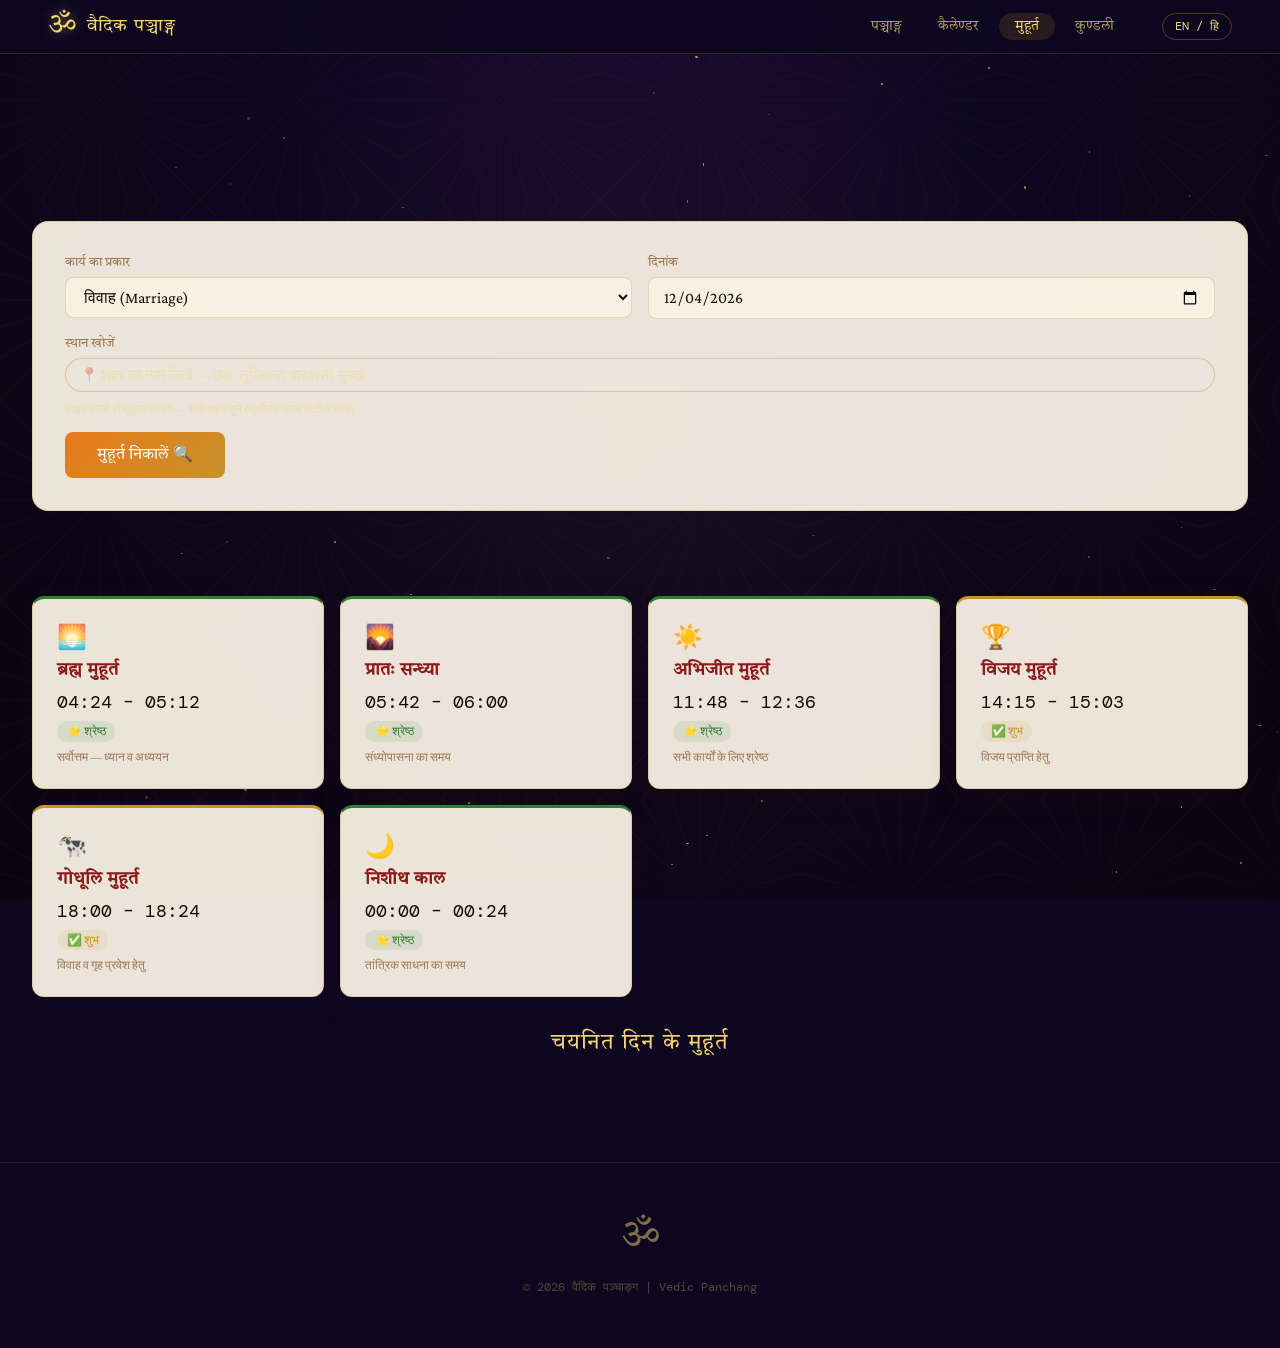
<file: muhurat.html>
<!DOCTYPE html>
<html lang="hi">
<head>
<meta charset="UTF-8" />
<meta name="viewport" content="width=device-width, initial-scale=1.0" />
<title>शुभ मुहूर्त | Auspicious Muhurat — वैदिक पञ्चाङ्ग</title>
<link rel="preconnect" href="https://fonts.googleapis.com">
<link href="https://fonts.googleapis.com/css2?family=Tiro+Devanagari+Sanskrit:ital@0;1&family=Crimson+Pro:ital,wght@0,300;0,400;0,600;1,300;1,400&family=DM+Mono:wght@400;500&display=swap" rel="stylesheet">
<link rel="stylesheet" href="style.css" />
<style>
  /* City search styles */
  .city-search-wrap { position:relative; }
  .city-search-wrap input {
    width:100%; padding:8px 14px; border-radius:20px;
    border:1.5px solid rgba(200,146,42,0.4);
    background:rgba(255,255,255,0.07); color:#f2d472;
    font-family:inherit; font-size:0.92rem; outline:none;
    box-sizing:border-box; transition:border-color 0.2s;
  }
  .city-search-wrap input::placeholder { color:rgba(242,212,114,0.4); }
  .city-search-wrap input:focus { border-color:rgba(242,212,114,0.8); }
  .city-suggestions {
    position:absolute; top:calc(100% + 4px); left:0; right:0;
    background:#1a1235; border:1.5px solid rgba(200,146,42,0.3);
    border-radius:12px; z-index:999; box-shadow:0 8px 24px rgba(0,0,0,0.5);
    max-height:200px; overflow-y:auto; display:none;
  }
  .sug-item {
    padding:9px 14px; font-size:0.87rem; color:#e8d5a3; cursor:pointer;
    border-bottom:1px solid rgba(255,255,255,0.06); transition:background 0.15s;
  }
  .sug-item:last-child { border-bottom:none; }
  .sug-item:hover { background:rgba(242,212,114,0.12); }
  .sug-loading { padding:10px 14px; font-size:0.83rem; color:rgba(242,212,114,0.55); text-align:center; }
</style>
</head>
<body>
<div class="cosmos-bg">
  <div class="stars" id="stars"></div>
  <div class="mandala-bg"></div>
</div>

<nav class="nav">
  <div class="nav-brand">
    <span class="om">ॐ</span>
    <span class="brand-text">वैदिक पञ्चाङ्ग</span>
  </div>
  <ul class="nav-links">
    <li><a href="index.html">पञ्चाङ्ग</a></li>
    <li><a href="calendar.html">कैलेण्डर</a></li>
    <li><a href="muhurat.html" class="active">मुहूर्त</a></li>
    <li><a href="kundali.html">कुण्डली</a></li>
  </ul>
  <button class="lang-toggle" id="langToggle">EN / हि</button>
</nav>

<div class="page-wrapper">
  <h1 class="page-title hi">शुभ मुहूर्त</h1>
  <h1 class="page-title en" style="display:none">Auspicious Muhurat</h1>
  <p class="page-subtitle hi">शुभ कार्यों के लिए उत्तम समय</p>
  <p class="page-subtitle en" style="display:none">Best time for auspicious activities</p>

  <!-- Form -->
  <div class="muhurat-form">
    <div class="form-row">
      <div class="form-group">
        <label class="hi">कार्य का प्रकार</label>
        <label class="en" style="display:none">Purpose</label>
        <select id="purposeSelect">
          <option value="vivah">विवाह (Marriage)</option>
          <option value="griha">गृह प्रवेश (House Warming)</option>
          <option value="vyapar">व्यापार आरम्भ (Business Start)</option>
          <option value="yatra">यात्रा (Journey)</option>
          <option value="namakarana">नामकरण (Naming Ceremony)</option>
        </select>
      </div>
      <div class="form-group">
        <label class="hi">दिनांक</label>
        <label class="en" style="display:none">Date</label>
        <input type="date" id="muhuratDate" />
      </div>
    </div>

    <!-- City Search Row -->
    <div class="form-row">
      <div class="form-group" style="flex:1 1 100%">
        <label class="hi">स्थान खोजें</label>
        <label class="en" style="display:none">Search Location</label>
        <div class="city-search-wrap">
          <input
            type="text"
            id="mCityInput"
            placeholder="📍 शहर का नाम लिखें — उदा: लुधियाना, वाराणसी, मुम्बई"
            autocomplete="off"
            spellcheck="false"
          />
          <div class="city-suggestions" id="mCitySuggestions"></div>
        </div>
        <!-- Hidden lat/lon filled by city search -->
        <input type="hidden" id="mLat" value="28.6139" />
        <input type="hidden" id="mLon" value="77.2090" />
        <small style="color:rgba(242,212,114,0.45);font-size:0.78rem;margin-top:4px;display:block">
          <span class="hi">टाइप करते ही सुझाव आएंगे — सही शहर चुनें (सूर्योदय समय सटीक होगा)</span>
          <span class="en" style="display:none">Suggestions appear as you type — select city for accurate sunrise times</span>
        </small>
      </div>
    </div>

    <button class="btn-primary" onclick="calcMuhurat()">
      <span class="hi">मुहूर्त निकालें 🔍</span>
      <span class="en" style="display:none">Find Muhurat 🔍</span>
    </button>
  </div>

  <!-- TODAY'S SPECIAL MUHURATS -->
  <h2 class="section-title hi">आज के विशेष मुहूर्त</h2>
  <h2 class="section-title en" style="display:none">Today's Special Muhurats</h2>
  <div class="muhurat-results" id="specialMuhurats"></div>

  <div style="margin-top:2rem">
    <h2 class="section-title hi">चयनित दिन के मुहूर्त</h2>
    <h2 class="section-title en" style="display:none">Muhurats for Selected Date</h2>
    <div class="muhurat-results" id="muhuratResults"></div>
  </div>
</div>

<footer class="footer">
  <div class="om-footer">ॐ</div>
  <p class="footer-copy">© 2026 वैदिक पञ्चाङ्ग | Vedic Panchang</p>
</footer>

<script src="panchang.js"></script>
<script>
// ---- Stars ----
function createStars() {
  const c = document.getElementById('stars');
  for (let i = 0; i < 100; i++) {
    const s = document.createElement('div');
    s.style.cssText = `position:absolute;left:${Math.random()*100}%;top:${Math.random()*100}%;width:${Math.random()*2+1}px;height:${Math.random()*2+1}px;background:rgba(242,212,114,${Math.random()*0.6+0.2});border-radius:50%;`;
    c.appendChild(s);
  }
}

// ---- Lang Toggle ----
document.getElementById('langToggle').addEventListener('click', () => {
  document.body.classList.toggle('lang-en');
  localStorage.setItem('lang', document.body.classList.contains('lang-en') ? 'en' : 'hi');
});
if (localStorage.getItem('lang') === 'en') document.body.classList.add('lang-en');

// ---- Set today's date ----
const today = new Date();
document.getElementById('muhuratDate').value = today.toISOString().split('T')[0];

// ---- City Search ----
let searchTimer = null;

function initCitySearch() {
  const input = document.getElementById('mCityInput');
  const sug   = document.getElementById('mCitySuggestions');

  // Pre-fill from last used location (shared with homepage)
  const saved = localStorage.getItem('lastLocation');
  if (saved) {
    try {
      const loc = JSON.parse(saved);
      if (loc.name) {
        input.value = loc.name;
        document.getElementById('mLat').value = loc.lat;
        document.getElementById('mLon').value = loc.lon;
      }
    } catch(e) {}
  }

  input.addEventListener('input', () => {
    clearTimeout(searchTimer);
    const q = input.value.trim();
    if (q.length < 2) { sug.innerHTML = ''; sug.style.display = 'none'; return; }
    searchTimer = setTimeout(() => {
      sug.innerHTML = '<div class="sug-loading">🔍 खोज रहे हैं…</div>';
      sug.style.display = 'block';
      fetch(`https://nominatim.openstreetmap.org/search?q=${encodeURIComponent(q)}&format=json&limit=6&addressdetails=1`)
        .then(r => r.json())
        .then(data => {
          if (!data.length) { sug.innerHTML = '<div class="sug-loading">कोई स्थान नहीं मिला</div>'; return; }
          sug.innerHTML = data.map(r => {
            const city  = r.address.city || r.address.town || r.address.village || r.display_name.split(',')[0];
            const state = r.address.state || '';
            const label = [city, state].filter(Boolean).join(', ');
            return `<div class="sug-item" data-lat="${r.lat}" data-lon="${r.lon}" data-name="${label}">📍 ${label}</div>`;
          }).join('');
          sug.querySelectorAll('.sug-item').forEach(el => {
            el.addEventListener('click', () => {
              input.value = el.dataset.name;
              document.getElementById('mLat').value = el.dataset.lat;
              document.getElementById('mLon').value = el.dataset.lon;
              sug.innerHTML = ''; sug.style.display = 'none';
              // Save to localStorage so homepage shares the same location
              localStorage.setItem('lastLocation', JSON.stringify({
                lat: parseFloat(el.dataset.lat),
                lon: parseFloat(el.dataset.lon),
                name: el.dataset.name
              }));
            });
          });
        })
        .catch(() => { sug.innerHTML = '<div class="sug-loading">नेटवर्क त्रुटि</div>'; });
    }, 350);
  });

  input.addEventListener('keydown', e => {
    if (e.key === 'Escape') { sug.innerHTML = ''; sug.style.display = 'none'; }
  });
  document.addEventListener('click', e => {
    if (!input.contains(e.target) && !sug.contains(e.target)) {
      sug.innerHTML = ''; sug.style.display = 'none';
    }
  });
}

// ---- Special Fixed Muhurats ----
const SPECIAL = [
  { nameHi:'ब्रह्म मुहूर्त',   nameEn:'Brahma Muhurat',  time:'04:24 – 05:12', icon:'🌅', quality:'best', descHi:'सर्वोत्तम — ध्यान व अध्ययन',       descEn:'Best for meditation & study' },
  { nameHi:'प्रातः सन्ध्या',   nameEn:'Pratah Sandhya',  time:'05:42 – 06:00', icon:'🌄', quality:'best', descHi:'संध्योपासना का समय',               descEn:'Time for morning prayers' },
  { nameHi:'अभिजीत मुहूर्त',  nameEn:'Abhijit Muhurat', time:'11:48 – 12:36', icon:'☀️', quality:'best', descHi:'सभी कार्यों के लिए श्रेष्ठ',       descEn:'Excellent for all activities' },
  { nameHi:'विजय मुहूर्त',    nameEn:'Vijay Muhurat',   time:'14:15 – 15:03', icon:'🏆', quality:'good', descHi:'विजय प्राप्ति हेतु',                descEn:'For victory & success' },
  { nameHi:'गोधूलि मुहूर्त',  nameEn:'Godhuli Muhurat', time:'18:00 – 18:24', icon:'🐄', quality:'good', descHi:'विवाह व गृह प्रवेश हेतु',           descEn:'Good for marriage & housewarming' },
  { nameHi:'निशीथ काल',        nameEn:'Nishith Kaal',    time:'00:00 – 00:24', icon:'🌙', quality:'best', descHi:'तांत्रिक साधना का समय',            descEn:'Time for spiritual practices' },
];

function renderSpecial() {
  document.getElementById('specialMuhurats').innerHTML = SPECIAL.map(m => `
    <div class="muhurat-card ${m.quality}">
      <div style="font-size:1.5rem;margin-bottom:0.5rem">${m.icon}</div>
      <div class="card-value hi" style="margin-bottom:0.25rem">${m.nameHi}</div>
      <div class="card-value en" style="display:none;margin-bottom:0.25rem">${m.nameEn}</div>
      <div class="muhurat-time">${m.time}</div>
      <div class="muhurat-quality">${m.quality==='best'?'⭐ श्रेष्ठ':'✅ शुभ'}</div>
      <div style="font-size:0.78rem;color:var(--text-light);margin-top:0.5rem" class="hi">${m.descHi}</div>
      <div style="font-size:0.78rem;color:var(--text-light);margin-top:0.5rem;display:none" class="en">${m.descEn}</div>
    </div>`).join('');
}

// ---- Calculate Muhurat for selected date & city ----
function calcMuhurat() {
  const dateVal = document.getElementById('muhuratDate').value;
  const purpose = document.getElementById('purposeSelect').value;
  const lat     = parseFloat(document.getElementById('mLat').value) || 28.6139;
  const lon     = parseFloat(document.getElementById('mLon').value) || 77.2090;
  const city    = document.getElementById('mCityInput').value.trim();

  if (!dateVal) { alert('कृपया दिनांक चुनें।'); return; }

  const date    = new Date(dateVal);
  const results = Panchang.getMuhuratForDay(date, lat, lon, purpose);
  const el      = document.getElementById('muhuratResults');
  const purposeName = Panchang.MUHURAT_TYPES_HI[purpose]?.name || 'मुहूर्त';

  if (results.length === 0) {
    el.innerHTML = '<p style="color:var(--text-light);text-align:center;padding:2rem">इस दिन कोई शुभ मुहूर्त नहीं मिला।</p>';
    return;
  }

  el.innerHTML = results.map(r => `
    <div class="muhurat-card ${r.quality}">
      <div class="card-value hi">${purposeName}</div>
      <div class="muhurat-time">${r.timeRange}</div>
      <div class="muhurat-quality">${r.quality==='best'?'⭐ श्रेष्ठ':'✅ शुभ'}</div>
      <div style="font-size:0.78rem;color:var(--text-light);margin-top:0.5rem">
        योग: ${r.yogaHi}
        ${city ? `<br><span style="color:rgba(242,212,114,0.5)">📍 ${city}</span>` : ''}
      </div>
    </div>`).join('');
}

createStars();
renderSpecial();
initCitySearch();
</script>
</body>
</html>
</file>
<file: style.css>
/* ============================================
   VEDIC PANCHANG — Sacred Cosmos Design System
   ============================================ */

:root {
  --saffron: #E8791A;
  --saffron-light: #F5A623;
  --saffron-pale: #FDF0E0;
  --deep-maroon: #3D0C11;
  --crimson: #8B1A1A;
  --gold: #C8922A;
  --gold-light: #F2D472;
  --ivory: #FBF6EE;
  --cream: #F5EDD9;
  --text-dark: #1A0A00;
  --text-mid: #5C3D1E;
  --text-light: #9B7651;
  --moon-blue: #1A2744;
  --cosmos: #0D0820;
  --star-glow: rgba(242, 212, 114, 0.6);
  --card-bg: rgba(255, 248, 235, 0.92);
  --card-border: rgba(200, 146, 42, 0.3);
  --shadow: 0 8px 32px rgba(61, 12, 17, 0.15);
  --shadow-gold: 0 0 24px rgba(200, 146, 42, 0.2);
}

* { margin: 0; padding: 0; box-sizing: border-box; }

html { scroll-behavior: smooth; }

body {
  font-family: 'Crimson Pro', Georgia, serif;
  background: var(--cosmos);
  color: var(--text-dark);
  min-height: 100vh;
  overflow-x: hidden;
}

/* ---- COSMOS BACKGROUND ---- */
.cosmos-bg {
  position: fixed;
  inset: 0;
  z-index: 0;
  background: radial-gradient(ellipse at top, #1A0A30 0%, #0D0820 40%, #0A0510 100%);
}

.mandala-bg {
  position: absolute;
  inset: 0;
  background-image:
    radial-gradient(circle at 50% 50%, rgba(232, 121, 26, 0.04) 0%, transparent 60%),
    repeating-conic-gradient(rgba(200, 146, 42, 0.03) 0deg, transparent 1deg, transparent 14deg, rgba(200, 146, 42, 0.03) 15deg);
  background-size: 100% 100%, 200px 200px;
}

.stars {
  position: absolute;
  inset: 0;
}

/* ---- NAVIGATION ---- */
.nav {
  position: fixed;
  top: 0; left: 0; right: 0;
  z-index: 100;
  display: flex;
  align-items: center;
  gap: 2rem;
  padding: 0.75rem 3rem;
  background: rgba(13, 8, 32, 0.85);
  backdrop-filter: blur(16px);
  border-bottom: 1px solid rgba(200, 146, 42, 0.2);
}

.nav-brand {
  display: flex;
  align-items: center;
  gap: 0.6rem;
  text-decoration: none;
}

.om {
  font-family: 'Tiro Devanagari Sanskrit', serif;
  font-size: 1.8rem;
  color: var(--gold-light);
  line-height: 1;
  text-shadow: 0 0 12px rgba(242, 212, 114, 0.5);
}

.brand-text {
  font-family: 'Tiro Devanagari Sanskrit', serif;
  font-size: 1.1rem;
  color: var(--gold-light);
  letter-spacing: 0.05em;
}

.nav-links {
  display: flex;
  list-style: none;
  gap: 0.25rem;
  margin-left: auto;
}

.nav-links a {
  font-family: 'Tiro Devanagari Sanskrit', serif;
  font-size: 0.9rem;
  color: rgba(242, 212, 114, 0.7);
  text-decoration: none;
  padding: 0.4rem 1rem;
  border-radius: 20px;
  transition: all 0.25s;
}

.nav-links a:hover,
.nav-links a.active {
  color: var(--gold-light);
  background: rgba(200, 146, 42, 0.15);
}

.lang-toggle {
  background: transparent;
  border: 1px solid rgba(200, 146, 42, 0.4);
  color: var(--gold-light);
  font-family: 'DM Mono', monospace;
  font-size: 0.75rem;
  padding: 0.3rem 0.75rem;
  border-radius: 20px;
  cursor: pointer;
  transition: all 0.25s;
}

.lang-toggle:hover {
  background: rgba(200, 146, 42, 0.15);
}

/* ---- HERO ---- */
.hero {
  position: relative;
  z-index: 10;
  text-align: center;
  padding: 8rem 2rem 3rem;
}

.hero-date {
  font-family: 'DM Mono', monospace;
  font-size: 0.8rem;
  color: var(--saffron-light);
  letter-spacing: 0.2em;
  text-transform: uppercase;
  margin-bottom: 1rem;
}

.hero-title {
  font-family: 'Tiro Devanagari Sanskrit', serif;
  font-size: clamp(2rem, 5vw, 3.5rem);
  font-weight: 400;
  color: var(--gold-light);
  text-shadow: 0 0 40px rgba(242, 212, 114, 0.3);
  margin-bottom: 0.75rem;
}

.hero-location {
  font-family: 'Crimson Pro', serif;
  font-size: 1rem;
  color: rgba(242, 212, 114, 0.6);
  margin-bottom: 2rem;
}

.sunrise-bar {
  max-width: 500px;
  margin: 0 auto;
  height: 4px;
  background: rgba(200, 146, 42, 0.15);
  border-radius: 2px;
  overflow: hidden;
  position: relative;
}

.sunrise-bar::after {
  content: '';
  position: absolute;
  left: 0; top: 0; bottom: 0;
  width: 0;
  background: linear-gradient(90deg, var(--saffron), var(--gold-light));
  border-radius: 2px;
  animation: sunProgress 2s ease-out forwards;
}

@keyframes sunProgress {
  to { width: var(--day-pct, 70%); }
}

/* ---- PANCHA CARDS ---- */
.pancha-grid {
  position: relative;
  z-index: 10;
  display: grid;
  grid-template-columns: repeat(5, 1fr);
  gap: 1rem;
  max-width: 1400px;
  margin: 0 auto 3rem;
  padding: 0 2rem;
}

.pancha-card {
  background: var(--card-bg);
  border: 1px solid var(--card-border);
  border-radius: 16px;
  padding: 1.5rem 1rem;
  text-align: center;
  backdrop-filter: blur(12px);
  box-shadow: var(--shadow);
  transition: transform 0.3s, box-shadow 0.3s;
  animation: cardRise 0.6s ease-out both;
}

.pancha-card:nth-child(1) { animation-delay: 0.1s; }
.pancha-card:nth-child(2) { animation-delay: 0.2s; }
.pancha-card:nth-child(3) { animation-delay: 0.3s; }
.pancha-card:nth-child(4) { animation-delay: 0.4s; }
.pancha-card:nth-child(5) { animation-delay: 0.5s; }

@keyframes cardRise {
  from { opacity: 0; transform: translateY(24px); }
  to   { opacity: 1; transform: translateY(0); }
}

.pancha-card:hover {
  transform: translateY(-4px);
  box-shadow: var(--shadow), var(--shadow-gold);
}

.card-icon { font-size: 1.8rem; margin-bottom: 0.5rem; }

.card-label {
  font-family: 'Tiro Devanagari Sanskrit', serif;
  font-size: 0.8rem;
  color: var(--text-light);
  letter-spacing: 0.05em;
  margin-bottom: 0.5rem;
  text-transform: uppercase;
}

.card-value {
  font-family: 'Tiro Devanagari Sanskrit', serif;
  font-size: 1.15rem;
  color: var(--crimson);
  font-weight: 600;
  line-height: 1.3;
  margin-bottom: 0.25rem;
}

.card-sub {
  font-size: 0.75rem;
  color: var(--text-light);
  font-style: italic;
}

/* ---- ASTRO SECTION ---- */
.astro-section {
  position: relative;
  z-index: 10;
  display: grid;
  grid-template-columns: 1fr 1fr;
  gap: 1.5rem;
  max-width: 1400px;
  margin: 0 auto 3rem;
  padding: 0 2rem;
}

.astro-card {
  background: var(--card-bg);
  border: 1px solid var(--card-border);
  border-radius: 16px;
  padding: 1.75rem;
  backdrop-filter: blur(12px);
  box-shadow: var(--shadow);
}

.astro-card h2 {
  font-family: 'Tiro Devanagari Sanskrit', serif;
  font-size: 1.1rem;
  font-weight: 400;
  color: var(--crimson);
  margin-bottom: 1.25rem;
  padding-bottom: 0.75rem;
  border-bottom: 1px solid rgba(200, 146, 42, 0.25);
}

.sun-card { border-top: 3px solid var(--saffron); }
.moon-card { border-top: 3px solid #6B7FA8; }

.astro-row {
  display: grid;
  grid-template-columns: 1fr 1fr;
  gap: 1rem;
  margin-bottom: 1rem;
}

.astro-item {
  display: flex;
  flex-direction: column;
  gap: 0.2rem;
}

.astro-icon { font-size: 1.1rem; }

.astro-item span {
  font-size: 0.78rem;
  color: var(--text-light);
  font-family: 'Tiro Devanagari Sanskrit', serif;
}

.astro-item strong {
  font-family: 'DM Mono', monospace;
  font-size: 1rem;
  color: var(--text-dark);
  font-weight: 500;
}

/* ---- TIMES SECTION ---- */
.times-section {
  position: relative;
  z-index: 10;
  max-width: 1400px;
  margin: 0 auto 3rem;
  padding: 0 2rem;
}

.section-title {
  font-family: 'Tiro Devanagari Sanskrit', serif;
  font-size: 1.4rem;
  font-weight: 400;
  color: var(--gold-light);
  text-align: center;
  margin-bottom: 1.5rem;
  letter-spacing: 0.05em;
}

.times-grid {
  display: grid;
  grid-template-columns: repeat(auto-fit, minmax(200px, 1fr));
  gap: 1rem;
}

.time-card {
  background: var(--card-bg);
  border: 1px solid var(--card-border);
  border-radius: 12px;
  padding: 1.25rem;
  backdrop-filter: blur(12px);
  box-shadow: var(--shadow);
}

.time-card.inauspicious { border-left: 3px solid #B83232; }
.time-card.auspicious   { border-left: 3px solid #2E7D32; }
.time-card.neutral      { border-left: 3px solid var(--gold); }

.time-card-label {
  font-family: 'Tiro Devanagari Sanskrit', serif;
  font-size: 0.8rem;
  color: var(--text-light);
  margin-bottom: 0.4rem;
}

.time-card-name {
  font-family: 'Tiro Devanagari Sanskrit', serif;
  font-size: 1rem;
  color: var(--text-dark);
  margin-bottom: 0.35rem;
  font-weight: 600;
}

.time-card-time {
  font-family: 'DM Mono', monospace;
  font-size: 0.9rem;
  color: var(--text-mid);
}

/* ---- FESTIVALS ---- */
.festival-section {
  position: relative;
  z-index: 10;
  max-width: 1100px;
  margin: 0 auto 3rem;
  padding: 0 2rem;
}

.festival-list {
  display: flex;
  flex-direction: column;
  gap: 0.75rem;
}

.festival-item {
  background: var(--card-bg);
  border: 1px solid var(--card-border);
  border-radius: 12px;
  padding: 1rem 1.5rem;
  display: flex;
  align-items: center;
  gap: 1rem;
  backdrop-filter: blur(12px);
  box-shadow: var(--shadow);
  animation: cardRise 0.5s ease-out both;
}

.festival-icon { font-size: 1.5rem; }

.festival-name {
  font-family: 'Tiro Devanagari Sanskrit', serif;
  font-size: 1.05rem;
  color: var(--crimson);
  font-weight: 600;
}

.festival-desc {
  font-size: 0.88rem;
  color: var(--text-light);
  font-style: italic;
}

.festival-tag {
  margin-left: auto;
  font-size: 0.7rem;
  background: rgba(232, 121, 26, 0.12);
  color: var(--saffron);
  border: 1px solid rgba(232, 121, 26, 0.3);
  border-radius: 20px;
  padding: 0.2rem 0.75rem;
  font-family: 'DM Mono', monospace;
  white-space: nowrap;
}

/* ---- FOOTER ---- */
.footer {
  position: relative;
  z-index: 10;
  text-align: center;
  padding: 3rem 2rem;
  border-top: 1px solid rgba(200, 146, 42, 0.15);
  margin-top: 2rem;
}

.om-footer {
  font-family: 'Tiro Devanagari Sanskrit', serif;
  font-size: 2.5rem;
  color: var(--gold-light);
  opacity: 0.5;
  margin-bottom: 0.75rem;
}

.footer p {
  font-family: 'Tiro Devanagari Sanskrit', serif;
  color: rgba(242, 212, 114, 0.5);
  font-size: 0.9rem;
  margin-bottom: 0.3rem;
}

.footer-copy {
  font-family: 'DM Mono', monospace !important;
  font-size: 0.72rem !important;
  color: rgba(242, 212, 114, 0.3) !important;
  margin-top: 1rem !important;
}

/* ---- UTILITY ---- */
.hi { display: block; }
.en { display: none; }
body.lang-en .hi { display: none; }
body.lang-en .en { display: block; }

/* ---- RESPONSIVE ---- */
@media (max-width: 768px) {
  .nav { padding: 0.75rem 1.25rem; }
  .nav-links { display: none; }
  .pancha-grid {
    grid-template-columns: repeat(2, 1fr);
  }
  .pancha-grid .pancha-card:last-child {
    grid-column: span 2;
  }
  .astro-section { grid-template-columns: 1fr; }
}

/* ---- CALENDAR PAGE ---- */
.cal-header {
  display: flex;
  align-items: center;
  justify-content: space-between;
  padding: 1.5rem;
  background: var(--card-bg);
  border-radius: 12px;
  border: 1px solid var(--card-border);
  margin-bottom: 1rem;
  backdrop-filter: blur(12px);
}

.cal-nav-btn {
  background: transparent;
  border: 1px solid var(--card-border);
  color: var(--text-dark);
  font-size: 1.2rem;
  width: 40px; height: 40px;
  border-radius: 50%;
  cursor: pointer;
  display: flex; align-items: center; justify-content: center;
  transition: all 0.2s;
}
.cal-nav-btn:hover { background: rgba(200, 146, 42, 0.1); }

.cal-month-title {
  font-family: 'Tiro Devanagari Sanskrit', serif;
  font-size: 1.3rem;
  color: var(--crimson);
}

.cal-grid {
  display: grid;
  grid-template-columns: repeat(7, 1fr);
  gap: 0.5rem;
}

.cal-day-header {
  text-align: center;
  font-family: 'Tiro Devanagari Sanskrit', serif;
  font-size: 0.75rem;
  color: var(--text-light);
  padding: 0.5rem 0;
}

.cal-day {
  background: var(--card-bg);
  border: 1px solid var(--card-border);
  border-radius: 8px;
  padding: 0.5rem;
  min-height: 70px;
  backdrop-filter: blur(12px);
  cursor: pointer;
  transition: all 0.2s;
}

.cal-day:hover { transform: scale(1.03); box-shadow: var(--shadow-gold); }
.cal-day.today { border-color: var(--saffron); border-width: 2px; }
.cal-day.has-festival { background: rgba(232, 121, 26, 0.08); }
.cal-day.empty { background: transparent; border: none; cursor: default; }

.cal-day-num {
  font-family: 'DM Mono', monospace;
  font-size: 0.85rem;
  font-weight: 500;
  color: var(--text-dark);
}

.cal-tithi-mini {
  font-family: 'Tiro Devanagari Sanskrit', serif;
  font-size: 0.65rem;
  color: var(--text-light);
  margin-top: 0.2rem;
  line-height: 1.2;
}

.cal-festival-dot {
  display: inline-block;
  width: 6px; height: 6px;
  background: var(--saffron);
  border-radius: 50%;
  margin-top: 0.3rem;
}

/* ---- MUHURAT PAGE ---- */
.muhurat-form {
  background: var(--card-bg);
  border: 1px solid var(--card-border);
  border-radius: 16px;
  padding: 2rem;
  margin-bottom: 2rem;
  backdrop-filter: blur(12px);
}

.form-row {
  display: grid;
  grid-template-columns: repeat(auto-fit, minmax(200px, 1fr));
  gap: 1rem;
  margin-bottom: 1rem;
}

.form-group {
  display: flex;
  flex-direction: column;
  gap: 0.4rem;
}

.form-group label {
  font-family: 'Tiro Devanagari Sanskrit', serif;
  font-size: 0.82rem;
  color: var(--text-light);
}

.form-group input,
.form-group select {
  background: rgba(255, 248, 235, 0.6);
  border: 1px solid var(--card-border);
  border-radius: 8px;
  padding: 0.6rem 0.9rem;
  font-family: 'Crimson Pro', serif;
  font-size: 1rem;
  color: var(--text-dark);
  outline: none;
  transition: border-color 0.2s;
}

.form-group input:focus,
.form-group select:focus {
  border-color: var(--gold);
}

.btn-primary {
  background: linear-gradient(135deg, var(--saffron), var(--gold));
  border: none;
  color: white;
  font-family: 'Tiro Devanagari Sanskrit', serif;
  font-size: 1rem;
  padding: 0.75rem 2rem;
  border-radius: 8px;
  cursor: pointer;
  transition: opacity 0.2s;
}

.btn-primary:hover { opacity: 0.9; }

.muhurat-results {
  display: grid;
  grid-template-columns: repeat(auto-fit, minmax(260px, 1fr));
  gap: 1rem;
}

.muhurat-card {
  background: var(--card-bg);
  border: 1px solid var(--card-border);
  border-radius: 12px;
  padding: 1.5rem;
  backdrop-filter: blur(12px);
  box-shadow: var(--shadow);
}

.muhurat-card.best { border-top: 3px solid #2E7D32; }
.muhurat-card.good  { border-top: 3px solid var(--gold); }
.muhurat-card.avoid { border-top: 3px solid #B83232; }

.muhurat-time {
  font-family: 'DM Mono', monospace;
  font-size: 1.1rem;
  color: var(--text-dark);
  margin: 0.5rem 0;
}

.muhurat-quality {
  font-size: 0.75rem;
  padding: 0.2rem 0.6rem;
  border-radius: 20px;
  display: inline-block;
}
.best .muhurat-quality  { background: rgba(46, 125, 50, 0.1); color: #2E7D32; }
.good .muhurat-quality  { background: rgba(200, 146, 42, 0.1); color: var(--gold); }
.avoid .muhurat-quality { background: rgba(184, 50, 50, 0.1); color: #B83232; }

/* ---- KUNDALI PAGE ---- */
.kundali-form {
  background: var(--card-bg);
  border: 1px solid var(--card-border);
  border-radius: 16px;
  padding: 2rem;
  margin-bottom: 2rem;
  backdrop-filter: blur(12px);
}

.chakra-container {
  display: flex;
  gap: 2rem;
  flex-wrap: wrap;
}

.chakra-chart {
  flex: 0 0 340px;
  aspect-ratio: 1;
  position: relative;
}

.chakra-info {
  flex: 1;
  min-width: 260px;
}

.planet-table {
  width: 100%;
  border-collapse: collapse;
  font-size: 0.9rem;
}

.planet-table th {
  font-family: 'Tiro Devanagari Sanskrit', serif;
  color: var(--text-light);
  font-weight: 400;
  text-align: left;
  padding: 0.5rem 0.75rem;
  border-bottom: 1px solid var(--card-border);
}

.planet-table td {
  padding: 0.5rem 0.75rem;
  color: var(--text-dark);
  border-bottom: 1px solid rgba(200, 146, 42, 0.1);
}

/* Page wrappers */
.page-wrapper {
  max-width: 100% !important;
  width: 100% !important;
  margin: 0 !important;
  padding: 7rem 2rem 3rem;
}

.page-title {
  font-family: 'Tiro Devanagari Sanskrit', serif;
  font-size: 2rem;
  font-weight: 400;
  color: var(--gold-light);
  text-align: center;
  margin-bottom: 0.5rem;
}

.page-subtitle {
  font-family: 'Crimson Pro', serif;
  font-size: 1rem;
  color: rgba(242, 212, 114, 0.5);
  text-align: center;
  margin-bottom: 2.5rem;
  font-style: italic;
}
</file>
